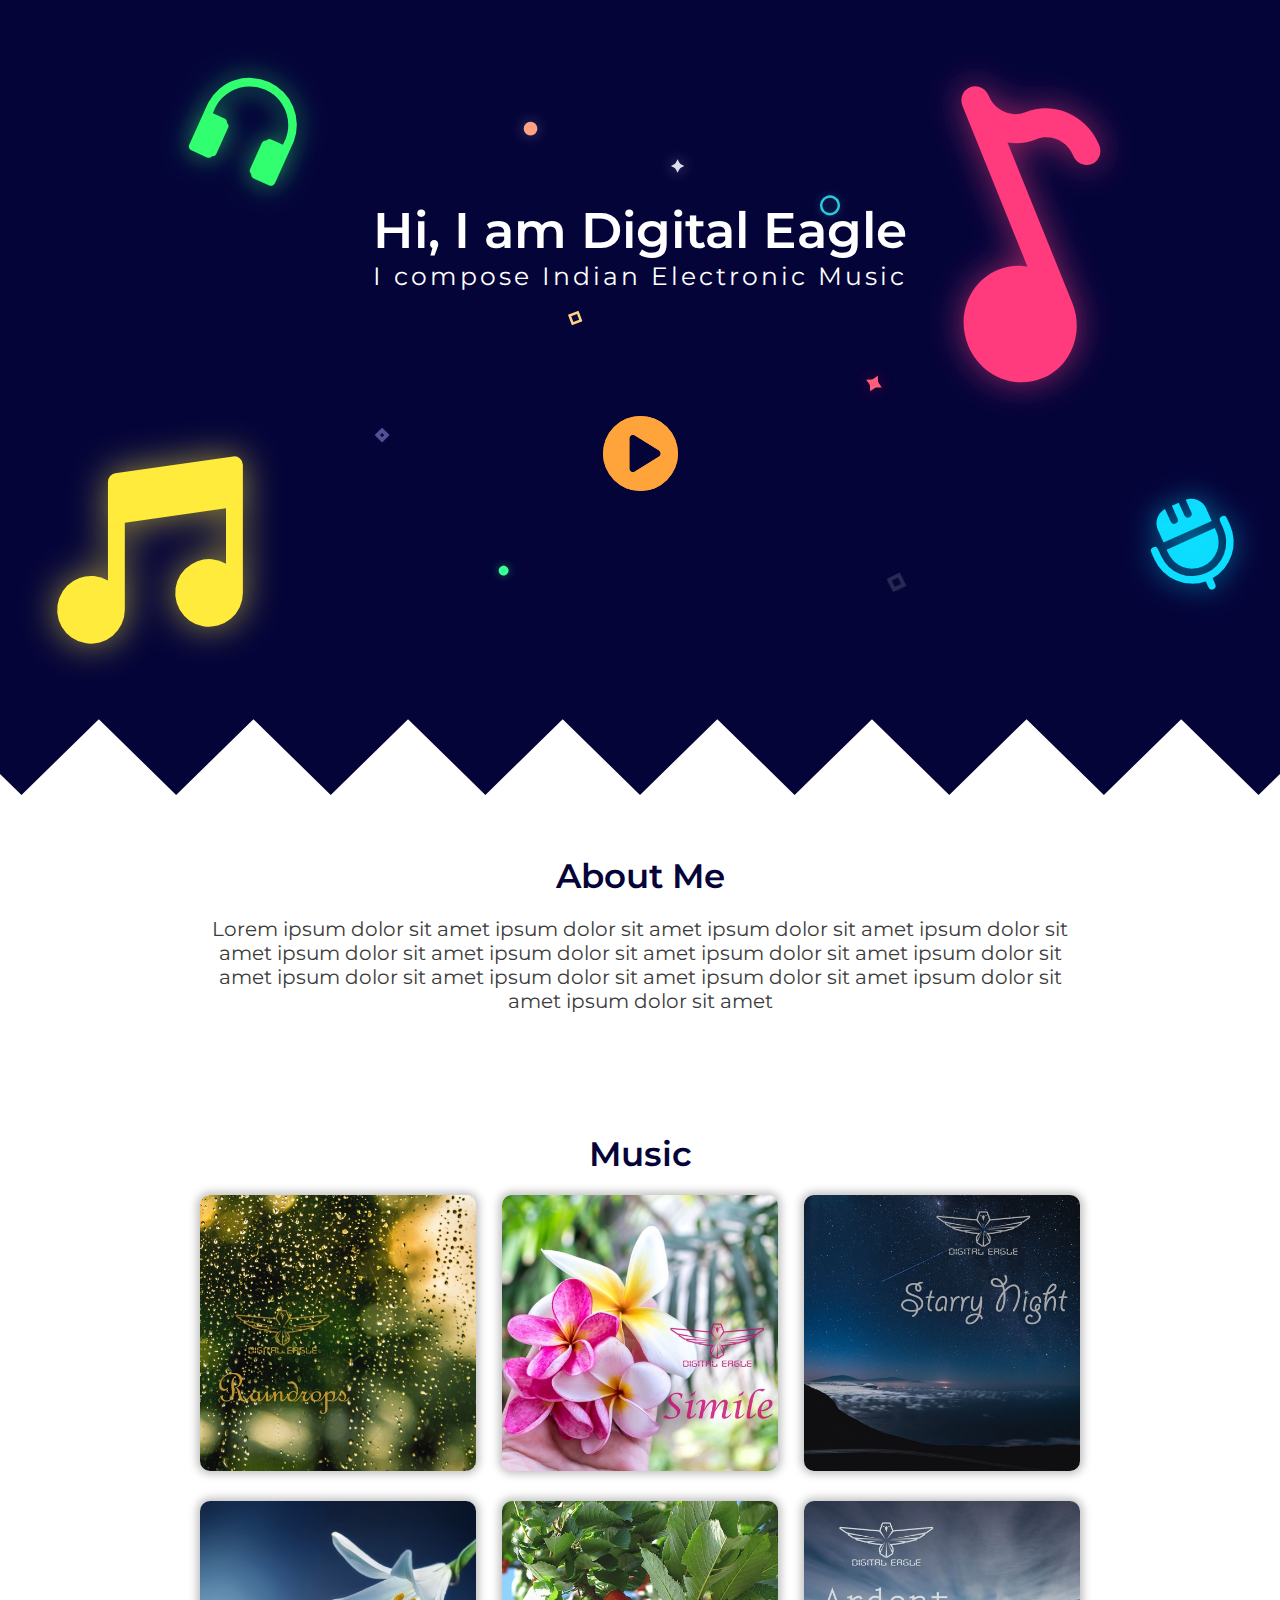
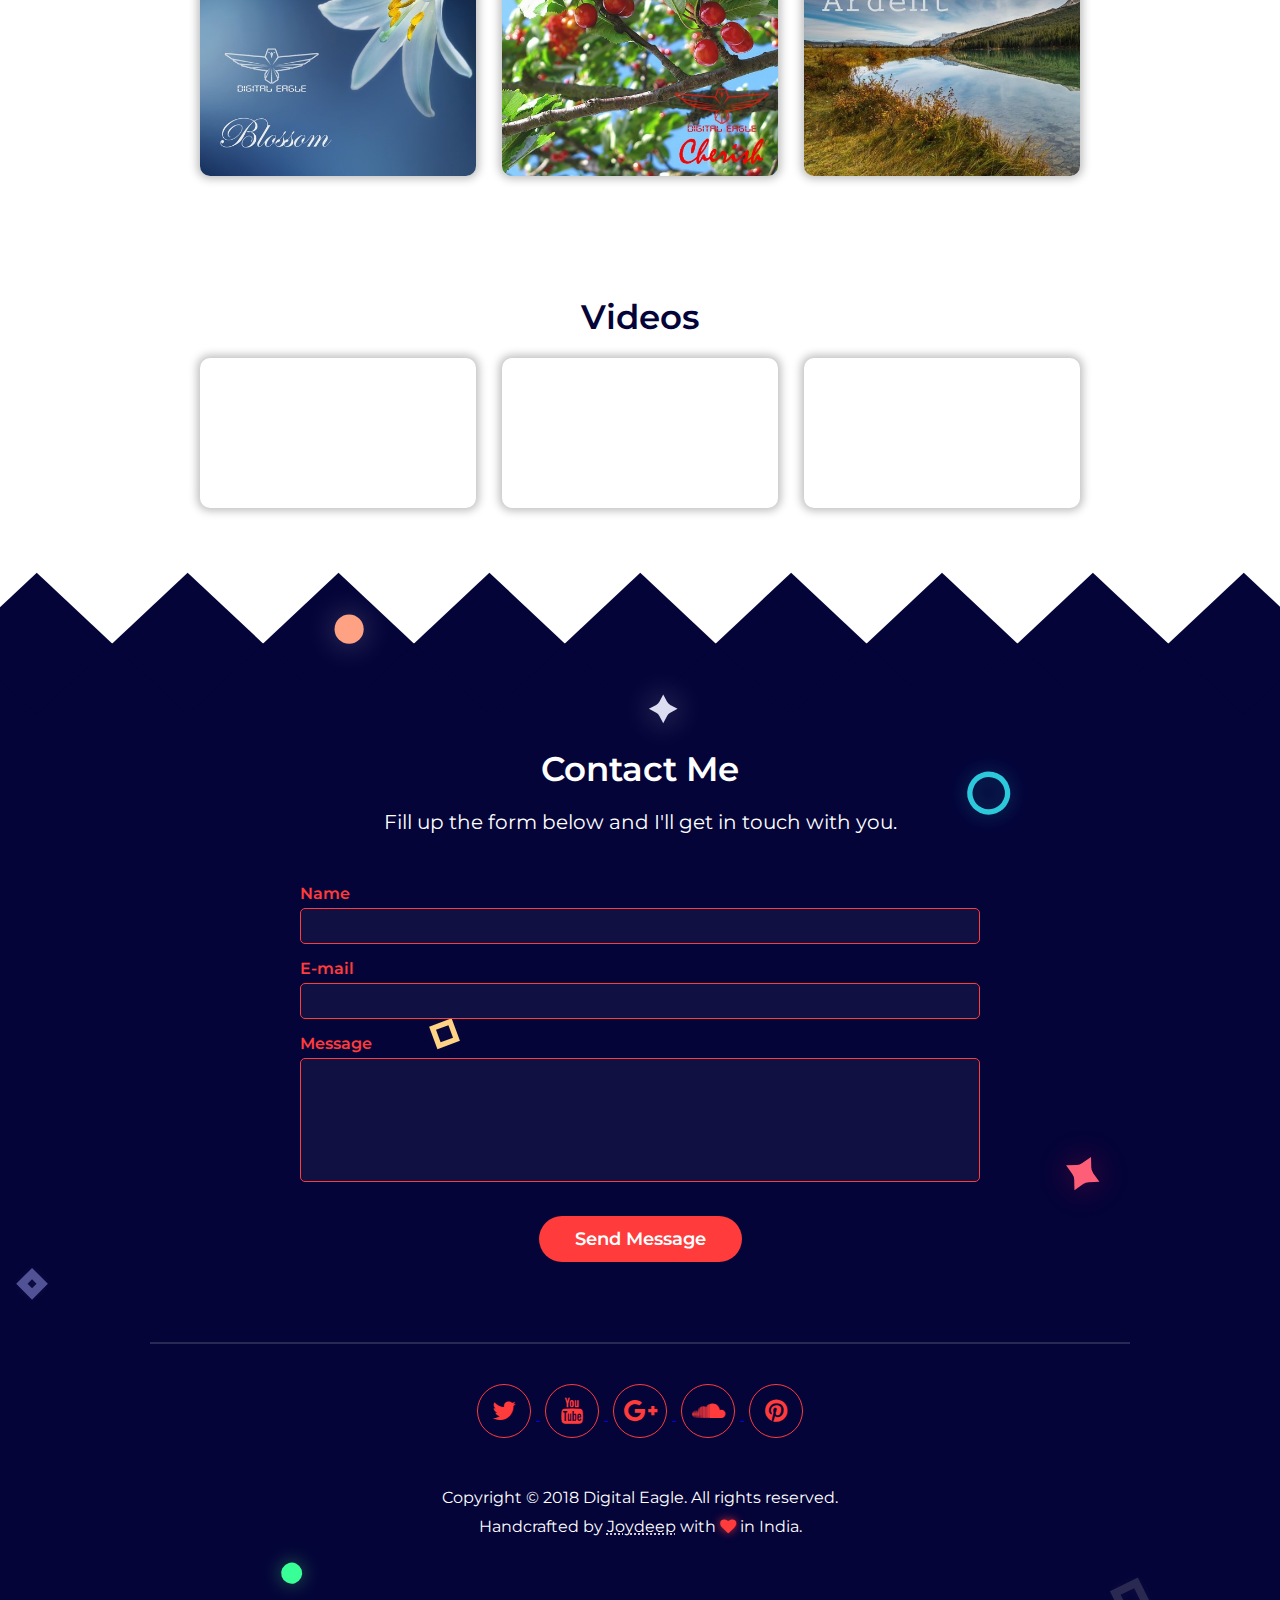
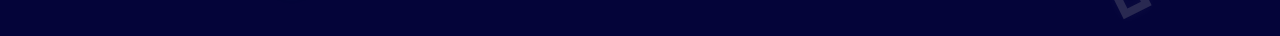
<file: index.html>
<!DOCTYPE html>
<html lang="en">

<head>
    <meta charset="utf-8" />
    <meta http-equiv="X-UA-Compatible" content="IE=edge">
    <title>Digital Eagle | EDM Producer</title>
    <meta name="viewport" content="width=device-width, initial-scale=1">
    <meta http-equiv="content-type" content="text/html; charset=utf-8" />
    <meta name="author" content="Joydeep Dev Nath" />
    <meta property="description" content="Portfolio of EDM Producer Digital Eagle" />
    <link rel="stylesheet" type="text/css" media="screen" href="sass/main.css" />
    <link href="https://fonts.googleapis.com/css?family=Montserrat:300,400,600" rel="stylesheet">
    <link href="https://stackpath.bootstrapcdn.com/font-awesome/4.7.0/css/font-awesome.min.css" rel="stylesheet"
        integrity="sha384-wvfXpqpZZVQGK6TAh5PVlGOfQNHSoD2xbE+QkPxCAFlNEevoEH3Sl0sibVcOQVnN" crossorigin="anonymous">
    <script src="js/jquery.min.js"></script>
    <script src="js/skrollr.min.js"></script>
    <script src="js/main.js"></script>
</head>

<body>
    <div class="container">
        <div class="hero" id="home">
            <div class="particlesContainer">
                <div class="particles" data-precision="1" data-100p="transform: translateX(-50%) translateY(25%)"
                    data-start="transform: translateX(-50%) translateY(0%)"></div>
            </div>
            <div class="headphonesContainer">
                <div class="headphones" data-precision="1" data-100p="transform: translateX(25%) translateY(25%)"
                    data-start="transform: translateX(0%) translateY(0%)"></div>
            </div>
            <div class="notesYellowContainer">
                <div class="notesYellow" data-precision="1" data-100p="transform: translateX(0%) translateY(-50%)"
                    data-start="transform: translateX(0%) translateY(0%)"></div>
            </div>
            <div class="notesPinkContainer">
                <div class="notesPink" data-precision="1" data-100p="transform: translateX(25%) translateY(-15%)"
                    data-start="transform: translateX(0%) translateY(0%)"></div>
            </div>
            <div class="microphoneContainer">
                <div class="microphone" data-precision="1" data-100p="transform: translateX(-25%) translateY(-25%)"
                    data-start="transform: translateX(0%) translateY(0%)"></div>
            </div>
            <div class="navOverlay">
                <div class="overlayContent">
                    <div class="linkContainer">
                        <a class="scroll" href="#home">Home</a>
                        <a class="scroll" href="#aboutMe">About Me</a>
                        <a class="scroll" href="#music">Music</a>
                        <a class="scroll" href="#videos">Videos</a>
                        <a class="scroll" href="#contactMe">Contact Me</a>
                    </div>
                </div>
            </div>
            <div class="menu" data-precision="1" data-100p="transform: scale(1)" data-start="transform: scale(0)">
                <div id="nav">
                    <span></span>
                    <span></span>
                    <span></span>
                    <span></span>
                </div>
            </div>
            <div class="intro">
                <h1>Hi, I am Digital Eagle</h1>
                <h2>I compose Indian Electronic Music</h2>
                <div class="playButton">
                    <a class="musicScroll" href="#music">
                        <img src="images/play.svg" class="playButtonImgBlur" alt="play" />
                        <img src="images/play.svg" class="playButtonImg" alt="play" />
                    </a>
                </div>
            </div>
        </div>
        <div class="aboutMe" id="aboutMe">
            <h3>About Me</h3>
            <p>Lorem ipsum dolor sit amet ipsum dolor sit amet ipsum dolor sit amet ipsum dolor sit amet ipsum dolor
                sit amet
                ipsum dolor sit amet ipsum dolor sit amet ipsum dolor sit amet ipsum dolor sit amet ipsum dolor sit
                amet
                ipsum dolor sit amet ipsum dolor sit amet ipsum dolor sit amet </p>
        </div>
        <div class="music" id="music">
            <h3>Music</h3>
            <div class="musicContainer">
                <div class="musicGrid">
                    <div class="musicArt">
                        <img src="images/raindrops.jpg" class="albumArt" alt="album art" />
                        <div class="musicInfo">
                            <div class="middle">
                                <div class="musicName">Raindrops</div>
                                <div class="musicTag">Released on 18th June 2017</div>
                                <a href="https://soundcloud.com/adigitaleagle/raindrops" target="_blank" rel="noopener noreferrer">
                                    <button class="musicBtn">Listen Now</button>
                                </a>
                            </div>
                        </div>
                    </div>
                </div>
                <div class="musicGrid">
                    <div class="musicArt">
                        <img src="images/simile.jpg" class="albumArt" alt="album art" />
                        <div class="musicInfo">
                            <div class="middle">
                                <div class="musicName">Simile</div>
                                <div class="musicTag">Released on 12th June 2017</div>
                                <a href="https://soundcloud.com/adigitaleagle/simile" target="_blank" rel="noopener noreferrer">
                                    <button class="musicBtn">Listen Now</button>
                                </a>
                            </div>
                        </div>
                    </div>
                </div>
                <div class="musicGrid">
                    <div class="musicArt">
                        <img src="images/starryNight.jpg" class="albumArt" alt="album art" />
                        <div class="musicInfo">
                            <div class="middle">
                                <div class="musicName">Starry Night</div>
                                <div class="musicTag">Released on 10th June 2017</div>
                                <a href="https://soundcloud.com/adigitaleagle/starry-night" target="_blank" rel="noopener noreferrer">
                                    <button class="musicBtn">Listen Now</button>
                                </a>
                            </div>
                        </div>
                    </div>
                </div>
                <div class="musicGrid">
                    <div class="musicArt">
                        <img src="images/blossom.jpg" class="albumArt" alt="album art" />
                        <div class="musicInfo">
                            <div class="middle">
                                <div class="musicName">Blossom</div>
                                <div class="musicTag">Released on 9th June 2017</div>
                                <a href="https://soundcloud.com/adigitaleagle/blossom" target="_blank" rel="noopener noreferrer">
                                    <button class="musicBtn">Listen Now</button>
                                </a>
                            </div>
                        </div>
                    </div>
                </div>
                <div class="musicGrid">
                    <div class="musicArt">
                        <img src="images/cherish.jpg" class="albumArt" alt="album art" />
                        <div class="musicInfo">
                            <div class="middle">
                                <div class="musicName">Cherish</div>
                                <div class="musicTag">Released on 1st June 2017</div>
                                <a href="https://soundcloud.com/adigitaleagle/cherish" target="_blank" rel="noopener noreferrer">
                                    <button class="musicBtn">Listen Now</button>
                                </a>
                            </div>
                        </div>
                    </div>
                </div>
                <div class="musicGrid">
                    <div class="musicArt">
                        <img src="images/ardent.jpg" class="albumArt" alt="album art" />
                        <div class="musicInfo">
                            <div class="middle">
                                <div class="musicName">Ardent</div>
                                <div class="musicTag">Released on 1st June 2017</div>
                                <a href="https://soundcloud.com/adigitaleagle/ardent" target="_blank" rel="noopener noreferrer">
                                    <button class="musicBtn">Listen Now</button>
                                </a>
                            </div>
                        </div>
                    </div>
                </div>
            </div>
        </div>
        <div class="videos" id="videos">
            <h3>Videos</h3>
            <div class="videoContainer">
                <div class="videoGrid">
                    <div class="videoArt">
                        <iframe class="videoThumb" src="https://www.youtube.com/embed/HMVZPkMeD_0" frameborder="0"
                            allow="autoplay; encrypted-media" allowfullscreen></iframe>
                    </div>
                </div>
                <div class="videoGrid">
                    <div class="videoArt">
                        <iframe class="videoThumb" src="https://www.youtube.com/embed/hNHsX6aPCLM" frameborder="0"
                            allow="autoplay; encrypted-media" allowfullscreen></iframe>
                    </div>
                </div>
                <div class="videoGrid">
                    <div class="videoArt">
                        <iframe class="videoThumb" src="https://www.youtube.com/embed/Y5zvxCEC9Ls" frameborder="0"
                            allow="autoplay; encrypted-media" allowfullscreen></iframe>
                    </div>
                </div>
            </div>
        </div>
        <div class="footer" id="contactMe">
            <h3>Contact Me</h3>
            <p>Fill up the form below and I'll get in touch with you.</p>
            <div class="form">
                <form class=" contactForm" action="https://mailthis.to/digitaleagle" method="POST">
                    <label for="name">Name</label>
                    <input class="input" type="text" name="name" />
                    <label for="email">E-mail</label>
                    <input class="input" type="email" name="email" />
                    <label for="message">Message</label>
                    <textarea name="message" rows="5"></textarea>
                    <input type="hidden" name="_after" value="https://digitaleagle.github.io/messageSent.html">
                    <div class="submitBtnContainer">
                        <input class="submitBtn" type="submit" value="Send Message" />
                    </div>
                </form>
            </div>
            <div class="social">
                <a href="https://twitter.com/adigitaleagle" target="_blank" rel="noopener noreferrer">
                    <i class="fa fa-twitter"></i>
                </a>
                <a href="https://youtube.com/channel/UCzzoWvcvGL_ZMFEoi2wwbmA" target="_blank" rel="noopener noreferrer">
                    <i class="fa fa-youtube"></i>
                </a>
                <a href="https://plus.google.com/103440868228790799249" target="_blank" rel="noopener noreferrer">
                    <i class="fa fa-google-plus"></i>
                </a>
                <a href="https://soundcloud.com/adigitaleagle" target="_blank" rel="noopener noreferrer">
                    <i class="fa fa-soundcloud"></i>
                </a>
                <a href="https://pinterest.ca/adigitaleagle" target="_blank" rel="noopener noreferrer">
                    <i class="fa fa-pinterest"></i>
                </a>
            </div>
            <div class="copyright desk">
                Copyright &copy; 2018 Digital Eagle. All rights reserved.
            </div>
            <div class="copyright mob">
                Copyright &copy; 2018 Digital Eagle.<br />All rights reserved.
            </div>
            <div class="developer">
                Handcrafted by <a class="whiteLink" href="https://devnathjoydeep.github.io" target="blank" rel="noopener noreferrer">Joydeep</a>
                with
                <i class="heart fa fa-heart"></i> in India.
            </div>
        </div>
    </div>

    <script type="text/javascript">
        var s = skrollr.init();
        if (s.isMobile()) {
            s.destroy();
        }
    </script>
</body>

</html>
</file>
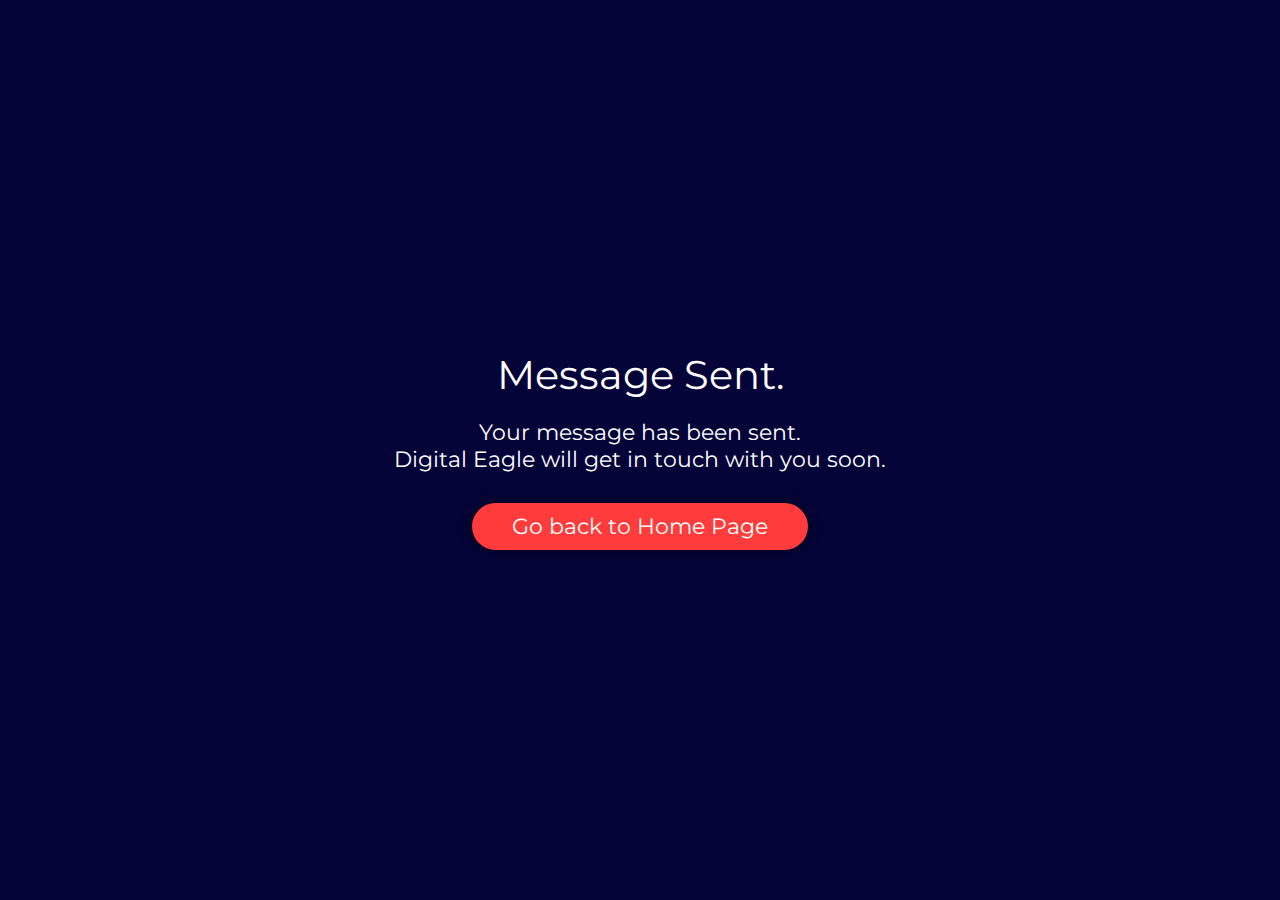
<file: messageSent.html>
<!DOCTYPE html>
<html lang="en">

<head>
    <meta charset="utf-8" />
    <meta http-equiv="X-UA-Compatible" content="IE=edge">
    <title>Digital Eagle | EDM Producer</title>
    <meta name="viewport" content="width=device-width, initial-scale=1">
    <meta http-equiv="content-type" content="text/html; charset=utf-8" />
    <meta name="author" content="Joydeep Dev Nath" />
    <meta property="description" content="Portfolio of EDM Producer Digital Eagle" />
    <link rel="stylesheet" type="text/css" media="screen" href="sass/main.css" />
    <link href="https://fonts.googleapis.com/css?family=Montserrat:300,400" rel="stylesheet">
</head>

<body style="box-sizing: border-box; height: 100vh; background:#040439; color: white; font-family: 'Montserrat', sans-serif; text-align: center;">
    <div style="position: relative; top: 50%; transform: translateY(-50%);">
        <div class="header" style="font-size: 40px;">Message Sent.</div>
        <div class="messageSent" style="font-size: 22px; margin-top: 20px;">Your message has been sent.
            <br />
            Digital Eagle will get in touch with you soon.</div>
        <a href="./"><button style="color: white; background: #ff3b3b; padding: 10px 40px; border: 0; border-radius: 500px; margin-top: 30px; font-family: 'Montserrat', sans-serif; font-size: 22px; font-weight: 0; box-shadow: 0 0 8px 5px rgba(0,0,0,0.25); cursor: pointer;">Go
                back to Home Page</button></a>
    </div>
</body>

</html>
</file>
<file: sass/main.css>
html {
  padding: 0;
  font-size: 16px;
}

body {
  -webkit-user-select: none;
     -moz-user-select: none;
      -ms-user-select: none;
          user-select: none;
  padding: 0;
  margin: 0;
}

@-webkit-keyframes glow {
  0% {
    -webkit-filter: blur(0.5px);
            filter: blur(0.5px);
  }
  50% {
    -webkit-filter: blur(5px);
            filter: blur(5px);
  }
  100% {
    -webkit-filter: blur(0.5px);
            filter: blur(0.5px);
  }
}

@keyframes glow {
  0% {
    -webkit-filter: blur(0.5px);
            filter: blur(0.5px);
  }
  50% {
    -webkit-filter: blur(5px);
            filter: blur(5px);
  }
  100% {
    -webkit-filter: blur(0.5px);
            filter: blur(0.5px);
  }
}

@-webkit-keyframes heart {
  0% {
    -webkit-transform: scale(0.85);
            transform: scale(0.85);
  }
  50% {
    -webkit-transform: scale(1.15);
            transform: scale(1.15);
  }
  100% {
    -webkit-transform: scale(0.85);
            transform: scale(0.85);
  }
}

@keyframes heart {
  0% {
    -webkit-transform: scale(0.85);
            transform: scale(0.85);
  }
  50% {
    -webkit-transform: scale(1.15);
            transform: scale(1.15);
  }
  100% {
    -webkit-transform: scale(0.85);
            transform: scale(0.85);
  }
}

.container .hero {
  background: url("../images/headerBg.svg");
  background-size: cover;
  background-repeat: no-repeat;
  background-position: bottom center;
  font-family: "Montserrat", sans-serif;
  overflow: hidden;
}

.container .hero .particlesContainer {
  z-index: 4;
  position: relative;
}

.container .hero .particlesContainer .particles {
  height: 500px;
  width: 700px;
  left: 50%;
  margin-top: 100px;
  -webkit-transform: translateX(-50%);
          transform: translateX(-50%);
  background: url("../images/particles.svg");
  background-size: contain;
  background-repeat: no-repeat;
  background-position: center;
  position: absolute;
}

.container .hero .headphonesContainer {
  z-index: 4;
  position: relative;
}

.container .hero .headphonesContainer .headphones {
  height: 200px;
  width: 300px;
  margin-left: 100px;
  margin-top: 25px;
  background: url("../images/headphones.svg");
  background-size: contain;
  background-repeat: no-repeat;
  background-position: center;
  position: absolute;
}

.container .hero .notesYellowContainer {
  z-index: 4;
  position: relative;
}

.container .hero .notesYellowContainer .notesYellow {
  height: 300px;
  width: 400px;
  margin-left: -50px;
  margin-top: 400px;
  background: url("../images/notesYellow.svg");
  background-size: contain;
  background-repeat: no-repeat;
  background-position: center;
  position: absolute;
}

.container .hero .notesPinkContainer {
  z-index: 4;
  position: relative;
}

.container .hero .notesPinkContainer .notesPink {
  height: 450px;
  width: 450px;
  margin-left: 800px;
  margin-top: 0px;
  background: url("../images/notesPink.svg");
  background-size: contain;
  background-repeat: no-repeat;
  background-position: center;
  position: absolute;
}

.container .hero .microphoneContainer {
  z-index: 4;
  position: relative;
}

.container .hero .microphoneContainer .microphone {
  height: 200px;
  width: 200px;
  margin-left: 1100px;
  margin-top: 450px;
  background: url("../images/microphone.svg");
  background-size: contain;
  background-repeat: no-repeat;
  background-position: center;
  position: absolute;
}

.container .hero .navOverlay {
  position: relative;
  display: none;
  z-index: 40;
}

.container .hero .navOverlay .overlayContent {
  position: fixed;
  width: 100%;
  height: 100vh;
  overflow: hidden;
  background: rgba(8, 6, 61, 0.95);
  z-index: 40;
}

.container .hero .navOverlay .overlayContent .linkContainer {
  position: absolute;
  left: 50%;
  top: 50%;
  -webkit-transform: translate(-50%, -50%);
          transform: translate(-50%, -50%);
}

.container .hero .navOverlay .overlayContent .linkContainer a {
  display: block;
  width: 350px;
  text-decoration: none;
  color: white;
  font-size: 2em;
  font-weight: 700;
  text-align: center;
  padding: 20px 0;
  border-bottom: 1px solid rgba(255, 255, 255, 0.2);
  -webkit-transition: all 300ms ease-in-out;
  transition: all 300ms ease-in-out;
}

.container .hero .navOverlay .overlayContent .linkContainer a:last-of-type {
  border-bottom: 0;
}

.container .hero .navOverlay .overlayContent .linkContainer a:hover {
  text-shadow: 0 0 20px rgba(255, 255, 255, 0.75);
}

.container .hero .menu {
  position: fixed;
  border-radius: 100%;
  width: 55px;
  height: 55px;
  background: #ff3b3b;
  -webkit-box-shadow: 0 0 8px 2px #ff3b3b;
          box-shadow: 0 0 8px 2px #ff3b3b;
  right: 50px;
  top: 50px;
  z-index: 99;
}

.container .hero .menu #nav {
  width: 30px;
  height: 25px;
  position: relative;
  margin: 15px auto;
  -webkit-transform: rotate(0deg);
  transform: rotate(0deg);
  -webkit-transition: 0.5s ease-in-out;
  transition: 0.5s ease-in-out;
  cursor: pointer;
}

.container .hero .menu #nav span {
  display: block;
  position: absolute;
  height: 5px;
  width: 100%;
  background: #fff;
  border-radius: 9px;
  opacity: 1;
  left: 0;
  -webkit-transform: rotate(0deg);
  transform: rotate(0deg);
  -webkit-transition: 0.25s ease-in-out;
  transition: 0.25s ease-in-out;
}

.container .hero .menu #nav span:nth-child(1) {
  top: 0px;
}

.container .hero .menu #nav span:nth-child(2),
.container .hero .menu #nav span:nth-child(3) {
  top: 10px;
}

.container .hero .menu #nav span:nth-child(4) {
  top: 20px;
}

.container .hero .menu #nav.open span:nth-child(1) {
  top: 18px;
  width: 0%;
  left: 50%;
}

.container .hero .menu #nav.open span:nth-child(2) {
  -webkit-transform: rotate(45deg);
  transform: rotate(45deg);
}

.container .hero .menu #nav.open span:nth-child(3) {
  -webkit-transform: rotate(-45deg);
  transform: rotate(-45deg);
}

.container .hero .menu #nav.open span:nth-child(4) {
  top: 18px;
  width: 0%;
  left: 50%;
}

.container .hero .intro {
  padding: 200px 0 300px 0;
  text-align: center;
  color: white;
  z-index: 5;
  position: relative;
}

.container .hero .intro h1 {
  font-size: 50px;
  font-weight: 600;
  margin: 0;
  -webkit-transition: all 300ms ease-in-out;
  transition: all 300ms ease-in-out;
}

.container .hero .intro h2 {
  font-size: 25px;
  font-weight: 400;
  letter-spacing: 3px;
  margin: 0;
}

.container .hero .intro .playButton {
  margin-top: 125px;
  text-align: center;
}

.container .hero .intro .playButton .playButtonImg {
  width: 75px;
  cursor: pointer;
}

.container .hero .intro .playButton .playButtonImgBlur {
  width: 75px;
  position: absolute;
  -webkit-animation: glow 1.5s infinite;
  /* Chrome, Safari, Opera */
  animation: glow 1.5s infinite;
  cursor: pointer;
}

.container .aboutMe {
  font-family: "Montserrat", sans-serif;
  padding: 60px 200px;
  text-align: center;
}

.container .aboutMe h3 {
  font-size: 34px;
  margin: 0;
  color: #040439;
  font-weight: 600;
}

.container .aboutMe p {
  font-size: 20px;
  margin: 20px 0 0 0;
  color: #3b3b3b;
}

.container .music {
  font-family: "Montserrat", sans-serif;
  padding: 60px 200px;
  text-align: center;
}

.container .music h3 {
  font-size: 34px;
  margin: 0;
  color: #040439;
  font-weight: 600;
}

.container .music .musicContainer {
  margin-top: 20px;
  font-size: 0;
}

.container .music .musicContainer .musicGrid {
  display: inline-block;
  width: 33.33%;
  -webkit-box-sizing: border-box;
          box-sizing: border-box;
}

.container .music .musicContainer .musicGrid .musicArt {
  border-radius: 10px;
  width: 94%;
  overflow: hidden;
  -webkit-box-shadow: 0 0 8px 3px rgba(0, 0, 0, 0.25);
          box-shadow: 0 0 8px 3px rgba(0, 0, 0, 0.25);
}

.container .music .musicContainer .musicGrid .musicArt:hover .musicInfo {
  opacity: 1;
}

.container .music .musicContainer .musicGrid .musicArt:hover .albumArt {
  -webkit-transform: scale(1.1);
          transform: scale(1.1);
}

.container .music .musicContainer .musicGrid .musicArt .albumArt {
  width: 100%;
  -webkit-transition: all 300ms ease-in-out;
  transition: all 300ms ease-in-out;
}

.container .music .musicContainer .musicGrid .musicArt .musicInfo {
  opacity: 0;
  position: absolute;
  left: 0;
  top: 0;
  width: 100%;
  height: 100%;
  background: url("../images/particles.svg"), rgba(8, 6, 61, 0.85);
  background-position: center;
  background-size: contain;
  -webkit-transition: all 300ms ease-in-out;
  transition: all 300ms ease-in-out;
}

.container .music .musicContainer .musicGrid .musicArt .musicInfo .middle {
  position: relative;
  top: 50%;
  -webkit-transform: translateY(-50%);
          transform: translateY(-50%);
}

.container .music .musicContainer .musicGrid .musicArt .musicInfo .middle .musicName {
  color: white;
  font-size: 28px;
  font-weight: 400;
}

.container .music .musicContainer .musicGrid .musicArt .musicInfo .middle .musicTag {
  color: white;
  font-size: 18px;
  font-weight: 300;
  margin-top: 5px;
}

.container .music .musicContainer .musicGrid .musicArt .musicInfo .middle .musicBtn {
  font-family: "Montserrat", sans-serif;
  background: #ff3b3b;
  color: white;
  font-weight: 600;
  font-size: 18px;
  padding: 8px 32px;
  border-radius: 500px;
  border: 0;
  -webkit-box-shadow: 0 0 8px 3px rgba(0, 0, 0, 0.25);
          box-shadow: 0 0 8px 3px rgba(0, 0, 0, 0.25);
  margin-top: 25px;
  cursor: pointer;
}

.container .music .musicContainer .musicGrid:nth-of-type(1) .musicArt,
.container .music .musicContainer .musicGrid:nth-of-type(4) .musicArt {
  position: relative;
  margin-left: 0%;
}

.container .music .musicContainer .musicGrid:nth-of-type(2) .musicArt,
.container .music .musicContainer .musicGrid:nth-of-type(5) .musicArt {
  position: relative;
  margin-left: 3%;
}

.container .music .musicContainer .musicGrid:nth-of-type(3) .musicArt,
.container .music .musicContainer .musicGrid:nth-of-type(6) .musicArt {
  position: relative;
  margin-left: 6%;
}

.container .music .musicContainer .musicGrid:nth-of-type(1), .container .music .musicContainer .musicGrid:nth-of-type(2), .container .music .musicContainer .musicGrid:nth-of-type(3) {
  position: relative;
  padding-bottom: 15px;
}

.container .music .musicContainer .musicGrid:nth-of-type(4), .container .music .musicContainer .musicGrid:nth-of-type(5), .container .music .musicContainer .musicGrid:nth-of-type(6) {
  position: relative;
  padding-top: 15px;
}

.container .videos {
  font-family: "Montserrat", sans-serif;
  padding: 60px 200px;
  text-align: center;
}

.container .videos h3 {
  font-size: 34px;
  margin: 0;
  color: #040439;
  font-weight: 600;
}

.container .videos .videoContainer {
  margin-top: 20px;
  font-size: 0;
}

.container .videos .videoContainer .videoGrid {
  display: inline-block;
  width: 33.33%;
  -webkit-box-sizing: border-box;
          box-sizing: border-box;
}

.container .videos .videoContainer .videoGrid .videoArt {
  border-radius: 10px;
  width: 94%;
  overflow: hidden;
  -webkit-box-shadow: 0 0 8px 3px rgba(0, 0, 0, 0.25);
          box-shadow: 0 0 8px 3px rgba(0, 0, 0, 0.25);
}

.container .videos .videoContainer .videoGrid .videoArt .videoThumb {
  max-width: 100%;
  max-height: 100%;
}

.container .videos .videoContainer .videoGrid:nth-of-type(1) .videoArt {
  position: relative;
  margin-left: 0%;
}

.container .videos .videoContainer .videoGrid:nth-of-type(2) .videoArt {
  position: relative;
  margin-left: 3%;
}

.container .videos .videoContainer .videoGrid:nth-of-type(3) .videoArt {
  position: relative;
  margin-left: 6%;
}

.container .tweets {
  font-family: "Montserrat", sans-serif;
  padding: 60px 200px;
  text-align: center;
}

.container .tweets h3 {
  font-size: 34px;
  margin: 0;
  color: #040439;
  font-weight: 600;
}

.container .tweets .tweetContainer {
  margin-top: 20px;
  width: 100%;
  height: 500px;
  overflow: scroll;
  overflow-x: hidden;
  border-radius: 10px;
  -webkit-box-shadow: 0 0 8px 3px rgba(0, 0, 0, 0.25);
          box-shadow: 0 0 8px 3px rgba(0, 0, 0, 0.25);
}

.container .footer {
  background: url("../images/particles.svg"), url("../images/footerBg.svg");
  background-size: contain, cover;
  background-repeat: no-repeat;
  background-position: 0px center, top center;
  font-family: "Montserrat", sans-serif;
  overflow: hidden;
  text-align: center;
  padding: 180px 150px 100px 150px;
}

.container .footer h3 {
  font-size: 34px;
  margin: 0;
  color: white;
  font-weight: 600;
}

.container .footer p {
  font-size: 20px;
  margin: 20px 0 0 0;
  color: white;
}

.container .footer .form .contactForm {
  padding: 0 150px 80px 150px;
  margin-top: 50px;
  border-bottom: 2px solid rgba(255, 255, 255, 0.15);
}

.container .footer .form .contactForm label {
  text-align: left;
  display: block;
  font-family: "Montserrat", sans-serif;
  font-size: 16px;
  font-weight: 600;
  color: #ff3b3b;
  margin-top: 15px;
  margin-bottom: 5px;
}

.container .footer .form .contactForm label:first-of-type {
  margin-top: 0;
}

.container .footer .form .contactForm .input {
  width: 100%;
  -webkit-box-sizing: border-box;
          box-sizing: border-box;
  font-family: "Montserrat", sans-serif;
  font-size: 18px;
  padding: 6px 8px;
  color: white;
  border: 1px solid #ff3b3b;
  background: rgba(255, 255, 255, 0.05);
  border-radius: 5px;
  -webkit-transition: all 300ms ease-in-out;
  transition: all 300ms ease-in-out;
}

.container .footer .form .contactForm .input:focus {
  letter-spacing: 5px;
}

.container .footer .form .contactForm textarea {
  width: 100%;
  -webkit-box-sizing: border-box;
          box-sizing: border-box;
  font-family: "Montserrat", sans-serif;
  font-size: 18px;
  padding: 6px 8px;
  color: white;
  border: 1px solid #ff3b3b;
  background: rgba(255, 255, 255, 0.05);
  border-radius: 5px;
  resize: none;
  -webkit-transition: all 300ms ease-in-out;
  transition: all 300ms ease-in-out;
}

.container .footer .form .contactForm textarea:focus {
  letter-spacing: 5px;
}

.container .footer .form .contactForm .submitBtnContainer {
  margin-top: 30px;
}

.container .footer .form .contactForm .submitBtnContainer .submitBtn {
  background: #ff3b3b;
  border: 0;
  border-radius: 500px;
  color: white;
  padding: 12px 36px;
  font-family: "Montserrat", sans-serif;
  font-size: 18px;
  font-weight: 600;
  cursor: pointer;
  -webkit-transition: all 300ms ease-in-out;
  transition: all 300ms ease-in-out;
}

.container .footer .form .contactForm .submitBtnContainer .submitBtn:hover {
  -webkit-box-shadow: 0 0 15px 3px rgba(255, 59, 59, 0.75);
          box-shadow: 0 0 15px 3px rgba(255, 59, 59, 0.75);
}

.container .footer .social {
  margin-top: 40px;
  margin-bottom: 50px;
}

.container .footer .social i {
  font-size: 26px;
  height: 52px;
  width: 52px;
  line-height: 52px;
  color: #ff3b3b;
  background: transparent;
  border: 1px solid #ff3b3b;
  border-radius: 50%;
  cursor: pointer;
  -webkit-transition: all 300ms ease-in-out;
  transition: all 300ms ease-in-out;
  margin: 0 5px;
}

.container .footer .social i:hover {
  text-shadow: 0 0 20px rgba(255, 59, 59, 0.75);
  -webkit-box-shadow: 0 0 20px 3px rgba(255, 59, 59, 0.5);
          box-shadow: 0 0 20px 3px rgba(255, 59, 59, 0.5);
}

.container .footer .copyright {
  color: white;
  font-family: "Montserrat", sans-serif;
  font-size: 16px;
}

.container .footer .desk {
  display: block;
}

.container .footer .mob {
  display: none;
}

.container .footer .developer {
  margin-top: 10px;
  color: white;
  font-family: "Montserrat", sans-serif;
  font-size: 16px;
}

.container .footer .developer .whiteLink {
  color: white;
  text-decoration: underline;
  -webkit-text-decoration-style: dotted;
          text-decoration-style: dotted;
}

.container .footer .developer .heart {
  color: #ff3b3b;
  -webkit-animation: heart 1.5s infinite;
          animation: heart 1.5s infinite;
  text-shadow: 0 0 10px rgba(255, 59, 59, 0.75);
}

@media only screen and (min-width: 1500px) and (max-width: 2000px) {
  .container .hero .particlesContainer .particles {
    margin-top: 250px;
  }
  .container .hero .headphonesContainer .headphones {
    height: 300px;
    width: 450px;
  }
  .container .hero .notesYellowContainer .notesYellow {
    margin-left: 100px;
    height: 450px;
    width: 600px;
  }
  .container .hero .notesPinkContainer .notesPink {
    margin-left: 1250px;
    height: 600px;
    width: 600px;
  }
  .container .hero .microphoneContainer .microphone {
    margin-left: 1200px;
    margin-top: 550px;
    height: 400px;
    width: 400px;
  }
  .container .hero .intro {
    padding: 450px 0 300px 0;
  }
  .container .hero .intro h1 {
    font-size: 60px;
  }
  .container .hero .intro h2 {
    font-size: 30px;
  }
  .container .aboutMe {
    padding: 60px 500px;
  }
  .container .aboutMe h3 {
    font-size: 38px;
  }
  .container .aboutMe p {
    font-size: 24px;
  }
  .container .music {
    padding: 60px 500px;
  }
  .container .music h3 {
    font-size: 38px;
  }
  .container .videos {
    padding: 60px 500px;
  }
  .container .videos h3 {
    font-size: 38px;
  }
  .container .tweets {
    padding: 60px 500px;
  }
  .container .tweets h3 {
    font-size: 38px;
  }
  .container .footer {
    background-position: center, top center;
  }
  .container .footer h3 {
    font-size: 38px;
  }
  .container .footer p {
    font-size: 24px;
  }
  .container .footer .form .contactForm {
    padding: 0 400px 80px 400px;
  }
  .container .footer .copyright {
    font-size: 20px;
  }
  .container .footer .developer {
    font-size: 20px;
  }
}

@media only screen and (min-width: 1100px) and (max-width: 1200px) {
  .container .hero .headphonesContainer .headphones {
    height: 200;
    width: 300;
  }
  .container .hero .notesYellowContainer .notesYellow {
    margin-left: 100px;
    height: 300;
    width: 450;
  }
  .container .hero .notesPinkContainer .notesPink {
    height: 450px;
    width: 450px;
  }
  .container .hero .microphoneContainer .microphone {
    margin-left: 1000px;
    height: 250px;
    width: 250px;
  }
}

@media only screen and (min-width: 900px) and (max-width: 1030px) {
  .container .hero .notesPinkContainer .notesPink {
    margin-left: 600px;
    margin-top: 50px;
    height: 500px;
    width: 500px;
  }
  .container .aboutMe {
    padding: 60px 100px;
  }
  .container .music {
    padding: 60px 100px;
  }
  .container .videos {
    padding: 60px 100px;
  }
  .container .footer .form .contactForm {
    padding: 0 50px 80px 50px;
  }
}

@media only screen and (min-width: 700px) and (max-width: 899px) {
  .container .hero .notesPinkContainer .notesPink {
    margin-left: 400px;
    margin-top: 50px;
    height: 500px;
    width: 500px;
  }
  .container .aboutMe {
    padding: 60px 100px;
  }
  .container .music {
    padding: 60px 100px;
  }
  .container .music .musicContainer .musicGrid {
    width: 50%;
  }
  .container .music .musicContainer .musicGrid:nth-of-type(1) .musicArt,
  .container .music .musicContainer .musicGrid:nth-of-type(2) .musicArt,
  .container .music .musicContainer .musicGrid:nth-of-type(3) .musicArt,
  .container .music .musicContainer .musicGrid:nth-of-type(4) .musicArt,
  .container .music .musicContainer .musicGrid:nth-of-type(5) .musicArt,
  .container .music .musicContainer .musicGrid:nth-of-type(6) .musicArt {
    margin: 0;
  }
  .container .music .musicContainer .musicGrid:nth-of-type(odd) .musicArt {
    margin-left: 0%;
  }
  .container .music .musicContainer .musicGrid:nth-of-type(even) .musicArt {
    margin-left: 6%;
  }
  .container .music .musicContainer .musicGrid .musicArt .musicInfo .middle .musicTag {
    font-size: 16px;
  }
  .container .videos {
    padding: 60px 100px;
  }
  .container .videos .videoContainer .videoGrid {
    width: 100%;
    height: 300px;
  }
  .container .videos .videoContainer .videoGrid:last-of-type .videoArt {
    margin-bottom: 0;
  }
  .container .videos .videoContainer .videoGrid .videoArt {
    width: 100%;
    height: 300px;
    margin-bottom: 20px;
  }
  .container .videos .videoContainer .videoGrid .videoArt .videoThumb {
    width: 100%;
    height: 300px;
  }
  .container .videos .videoContainer .videoGrid:nth-of-type(1) .videoArt {
    margin-left: 0%;
  }
  .container .videos .videoContainer .videoGrid:nth-of-type(2) .videoArt {
    margin-left: 0%;
  }
  .container .videos .videoContainer .videoGrid:nth-of-type(3) .videoArt {
    margin-left: 0%;
  }
  .container .footer {
    padding: 180px 0px 100px 0px;
  }
  .container .footer .form .contactForm {
    padding: 0 50px 80px 50px;
  }
}

@media only screen and (min-width: 500px) and (max-width: 699px) {
  .container .hero .headphonesContainer .headphones {
    margin-left: 0px;
    margin-top: 25px;
    height: 200px;
    width: 200px;
  }
  .container .hero .notesYellowContainer .notesYellow {
    margin-left: 300px;
    height: 220px;
    width: 220px;
  }
  .container .hero .intro h1 {
    font-size: 40px;
    margin-top: 50px;
  }
  .container .hero .intro h2 {
    font-size: 20px;
  }
  .container .hero .intro .playButton {
    margin-top: 70px;
  }
  .container .hero .intro .playButton .playButtonImg {
    width: 50px;
  }
  .container .hero .intro .playButton .playButtonImgBlur {
    width: 50px;
  }
  .container .aboutMe {
    padding: 40px 75px;
  }
  .container .music {
    padding: 40px 75px;
  }
  .container .music .musicContainer .musicGrid {
    width: 50%;
  }
  .container .music .musicContainer .musicGrid:nth-of-type(1), .container .music .musicContainer .musicGrid:nth-of-type(2), .container .music .musicContainer .musicGrid:nth-of-type(3), .container .music .musicContainer .musicGrid:nth-of-type(4), .container .music .musicContainer .musicGrid:nth-of-type(5), .container .music .musicContainer .musicGrid:nth-of-type(6) {
    padding: 0;
  }
  .container .music .musicContainer .musicGrid:nth-of-type(1), .container .music .musicContainer .musicGrid:nth-of-type(2) {
    padding-bottom: 30px;
  }
  .container .music .musicContainer .musicGrid:nth-of-type(5), .container .music .musicContainer .musicGrid:nth-of-type(6) {
    padding-top: 30px;
  }
  .container .music .musicContainer .musicGrid:nth-of-type(1) .musicArt,
  .container .music .musicContainer .musicGrid:nth-of-type(2) .musicArt,
  .container .music .musicContainer .musicGrid:nth-of-type(3) .musicArt,
  .container .music .musicContainer .musicGrid:nth-of-type(4) .musicArt,
  .container .music .musicContainer .musicGrid:nth-of-type(5) .musicArt,
  .container .music .musicContainer .musicGrid:nth-of-type(6) .musicArt {
    margin: 0;
  }
  .container .music .musicContainer .musicGrid:nth-of-type(odd) .musicArt {
    margin-left: 0%;
  }
  .container .music .musicContainer .musicGrid:nth-of-type(even) .musicArt {
    margin-left: 6%;
  }
  .container .music .musicContainer .musicGrid .musicArt .musicInfo .middle .musicName {
    font-size: 20px;
  }
  .container .music .musicContainer .musicGrid .musicArt .musicInfo .middle .musicTag {
    font-size: 14px;
  }
  .container .music .musicContainer .musicGrid .musicArt .musicInfo .middle .musicBtn {
    margin-top: 20px;
    font-size: 14px;
  }
  .container .videos {
    padding: 40px 100px;
  }
  .container .videos .videoContainer .videoGrid {
    width: 100%;
    height: 300px;
  }
  .container .videos .videoContainer .videoGrid:last-of-type .videoArt {
    margin-bottom: 0;
  }
  .container .videos .videoContainer .videoGrid .videoArt {
    width: 100%;
    height: 300px;
    margin-bottom: 20px;
  }
  .container .videos .videoContainer .videoGrid .videoArt .videoThumb {
    width: 100%;
    height: 300px;
  }
  .container .videos .videoContainer .videoGrid:nth-of-type(1) .videoArt {
    margin-left: 0%;
  }
  .container .videos .videoContainer .videoGrid:nth-of-type(2) .videoArt {
    margin-left: 0%;
  }
  .container .videos .videoContainer .videoGrid:nth-of-type(3) .videoArt {
    margin-left: 0%;
  }
  .container .footer {
    padding: 180px 75px 100px 75px;
  }
  .container .footer .form .contactForm {
    padding: 0 0 80px 0;
  }
  .container .footer .social i {
    font-size: 22px;
    height: 44px;
    width: 44px;
  }
  .container .footer .copyright {
    font-size: 14px;
  }
  .container .footer .developer {
    font-size: 14px;
  }
}

@media only screen and (min-width: 330px) and (max-width: 499px) {
  .container .hero .navOverlay .overlayContent .linkContainer a {
    width: 200px;
    font-size: 20px;
  }
  .container .hero .menu {
    right: 25px;
    top: 25px;
  }
  .container .hero .particlesContainer .particles {
    height: 200px;
    width: 300px;
    margin-top: 150px;
  }
  .container .hero .headphonesContainer .headphones {
    margin-left: 50px;
    margin-top: 25px;
    height: 100px;
    width: 100px;
  }
  .container .hero .notesYellowContainer .notesYellow {
    margin-left: 0px;
    margin-top: 350px;
    height: 150px;
    width: 150px;
  }
  .container .hero .notesPinkContainer .notesPink {
    margin-left: 150px;
    margin-top: 175px;
    height: 250px;
    width: 250px;
  }
  .container .hero .intro {
    padding: 150px 0 200px 0;
  }
  .container .hero .intro h1 {
    font-size: 28px;
    margin-top: 20px;
  }
  .container .hero .intro h2 {
    font-size: 18px;
    letter-spacing: 0;
  }
  .container .hero .intro .playButton {
    margin-top: 70px;
  }
  .container .hero .intro .playButton .playButtonImg {
    width: 50px;
  }
  .container .hero .intro .playButton .playButtonImgBlur {
    width: 50px;
  }
  .container .aboutMe {
    padding: 30px;
  }
  .container .aboutMe h3 {
    font-size: 28px;
  }
  .container .aboutMe p {
    font-size: 16px;
  }
  .container .music {
    padding: 30px;
  }
  .container .music h3 {
    font-size: 28px;
  }
  .container .music .musicContainer .musicGrid {
    width: 50%;
  }
  .container .music .musicContainer .musicGrid:nth-of-type(1), .container .music .musicContainer .musicGrid:nth-of-type(2), .container .music .musicContainer .musicGrid:nth-of-type(3), .container .music .musicContainer .musicGrid:nth-of-type(4), .container .music .musicContainer .musicGrid:nth-of-type(5), .container .music .musicContainer .musicGrid:nth-of-type(6) {
    padding: 0;
  }
  .container .music .musicContainer .musicGrid:nth-of-type(1), .container .music .musicContainer .musicGrid:nth-of-type(2) {
    padding-bottom: 20px;
  }
  .container .music .musicContainer .musicGrid:nth-of-type(5), .container .music .musicContainer .musicGrid:nth-of-type(6) {
    padding-top: 20px;
  }
  .container .music .musicContainer .musicGrid:nth-of-type(1) .musicArt,
  .container .music .musicContainer .musicGrid:nth-of-type(2) .musicArt,
  .container .music .musicContainer .musicGrid:nth-of-type(3) .musicArt,
  .container .music .musicContainer .musicGrid:nth-of-type(4) .musicArt,
  .container .music .musicContainer .musicGrid:nth-of-type(5) .musicArt,
  .container .music .musicContainer .musicGrid:nth-of-type(6) .musicArt {
    margin: 0;
  }
  .container .music .musicContainer .musicGrid:nth-of-type(odd) .musicArt {
    margin-left: 0%;
  }
  .container .music .musicContainer .musicGrid:nth-of-type(even) .musicArt {
    margin-left: 6%;
  }
  .container .music .musicContainer .musicGrid .musicArt .musicInfo .middle .musicName {
    font-size: 16px;
  }
  .container .music .musicContainer .musicGrid .musicArt .musicInfo .middle .musicTag {
    font-size: 12px;
  }
  .container .music .musicContainer .musicGrid .musicArt .musicInfo .middle .musicBtn {
    margin-top: 10px;
    font-size: 12px;
    padding: 5px 15px;
  }
  .container .videos {
    padding: 30px;
  }
  .container .videos h3 {
    font-size: 28px;
  }
  .container .videos .videoContainer .videoGrid {
    width: 100%;
    height: 160px;
  }
  .container .videos .videoContainer .videoGrid:last-of-type .videoArt {
    margin-bottom: 0;
  }
  .container .videos .videoContainer .videoGrid .videoArt {
    width: 100%;
    height: 160px;
    margin-bottom: 20px;
  }
  .container .videos .videoContainer .videoGrid .videoArt .videoThumb {
    width: 100%;
    height: 160px;
  }
  .container .videos .videoContainer .videoGrid:nth-of-type(1) .videoArt {
    margin-left: 0%;
  }
  .container .videos .videoContainer .videoGrid:nth-of-type(2) .videoArt {
    margin-left: 0%;
  }
  .container .videos .videoContainer .videoGrid:nth-of-type(3) .videoArt {
    margin-left: 0%;
  }
  .container .footer {
    padding: 100px 30px 80px 30px;
  }
  .container .footer h3 {
    font-size: 28px;
  }
  .container .footer p {
    font-size: 16px;
  }
  .container .footer .form .contactForm {
    padding: 0 0 80px 0;
  }
  .container .footer .social i {
    font-size: 22px;
    line-height: 44px;
    height: 44px;
    width: 44px;
  }
  .container .footer .copyright {
    font-size: 14px;
  }
  .container .footer .desk {
    display: none;
  }
  .container .footer .mob {
    display: block;
  }
  .container .footer .developer {
    font-size: 14px;
  }
}

@media only screen and (min-width: 300px) and (max-width: 329px) {
  .container .hero .navOverlay .overlayContent .linkContainer a {
    width: 200px;
    font-size: 20px;
  }
  .container .hero .menu {
    right: 25px;
    top: 25px;
  }
  .container .hero .particlesContainer .particles {
    height: 200px;
    width: 300px;
    margin-top: 150px;
  }
  .container .hero .headphonesContainer .headphones {
    margin-left: 20px;
    margin-top: 25px;
    height: 100px;
    width: 100px;
  }
  .container .hero .notesYellowContainer .notesYellow {
    margin-left: 0px;
    margin-top: 300px;
    height: 150px;
    width: 150px;
  }
  .container .hero .notesPinkContainer .notesPink {
    margin-left: 150px;
    margin-top: 150px;
    height: 250px;
    width: 250px;
  }
  .container .hero .intro {
    padding: 150px 0 200px 0;
  }
  .container .hero .intro h1 {
    font-size: 26px;
    margin-top: 20px;
  }
  .container .hero .intro h2 {
    font-size: 16px;
    letter-spacing: 0;
  }
  .container .hero .intro .playButton {
    margin-top: 70px;
  }
  .container .hero .intro .playButton .playButtonImg {
    width: 50px;
  }
  .container .hero .intro .playButton .playButtonImgBlur {
    width: 50px;
  }
  .container .aboutMe {
    padding: 30px;
  }
  .container .aboutMe h3 {
    font-size: 28px;
  }
  .container .aboutMe p {
    font-size: 16px;
  }
  .container .music {
    padding: 30px;
  }
  .container .music h3 {
    font-size: 28px;
  }
  .container .music .musicContainer .musicGrid {
    width: 50%;
  }
  .container .music .musicContainer .musicGrid:nth-of-type(1), .container .music .musicContainer .musicGrid:nth-of-type(2), .container .music .musicContainer .musicGrid:nth-of-type(3), .container .music .musicContainer .musicGrid:nth-of-type(4), .container .music .musicContainer .musicGrid:nth-of-type(5), .container .music .musicContainer .musicGrid:nth-of-type(6) {
    padding: 0;
  }
  .container .music .musicContainer .musicGrid:nth-of-type(1), .container .music .musicContainer .musicGrid:nth-of-type(2) {
    padding-bottom: 15px;
  }
  .container .music .musicContainer .musicGrid:nth-of-type(5), .container .music .musicContainer .musicGrid:nth-of-type(6) {
    padding-top: 15px;
  }
  .container .music .musicContainer .musicGrid:nth-of-type(1) .musicArt,
  .container .music .musicContainer .musicGrid:nth-of-type(2) .musicArt,
  .container .music .musicContainer .musicGrid:nth-of-type(3) .musicArt,
  .container .music .musicContainer .musicGrid:nth-of-type(4) .musicArt,
  .container .music .musicContainer .musicGrid:nth-of-type(5) .musicArt,
  .container .music .musicContainer .musicGrid:nth-of-type(6) .musicArt {
    margin: 0;
  }
  .container .music .musicContainer .musicGrid:nth-of-type(odd) .musicArt {
    margin-left: 0%;
  }
  .container .music .musicContainer .musicGrid:nth-of-type(even) .musicArt {
    margin-left: 6%;
  }
  .container .music .musicContainer .musicGrid .musicArt .musicInfo .middle .musicName {
    font-size: 16px;
  }
  .container .music .musicContainer .musicGrid .musicArt .musicInfo .middle .musicTag {
    font-size: 12px;
  }
  .container .music .musicContainer .musicGrid .musicArt .musicInfo .middle .musicBtn {
    margin-top: 10px;
    font-size: 10px;
    padding: 5px 15px;
  }
  .container .videos {
    padding: 30px;
  }
  .container .videos h3 {
    font-size: 28px;
  }
  .container .videos .videoContainer .videoGrid {
    width: 100%;
    height: 140px;
  }
  .container .videos .videoContainer .videoGrid:last-of-type .videoArt {
    margin-bottom: 0;
  }
  .container .videos .videoContainer .videoGrid .videoArt {
    width: 100%;
    height: 140px;
    margin-bottom: 20px;
  }
  .container .videos .videoContainer .videoGrid .videoArt .videoThumb {
    width: 100%;
    height: 140px;
  }
  .container .videos .videoContainer .videoGrid:nth-of-type(1) .videoArt {
    margin-left: 0%;
  }
  .container .videos .videoContainer .videoGrid:nth-of-type(2) .videoArt {
    margin-left: 0%;
  }
  .container .videos .videoContainer .videoGrid:nth-of-type(3) .videoArt {
    margin-left: 0%;
  }
  .container .footer {
    padding: 100px 20px 80px 20px;
  }
  .container .footer h3 {
    font-size: 28px;
  }
  .container .footer p {
    font-size: 16px;
  }
  .container .footer .form .contactForm {
    padding: 0 0 80px 0;
  }
  .container .footer .social i {
    font-size: 20px;
    line-height: 40px;
    height: 40px;
    width: 40px;
  }
  .container .footer .copyright {
    font-size: 12px;
  }
  .container .footer .desk {
    display: none;
  }
  .container .footer .mob {
    display: block;
  }
  .container .footer .developer {
    font-size: 12px;
  }
}
/*# sourceMappingURL=main.css.map */
</file>
